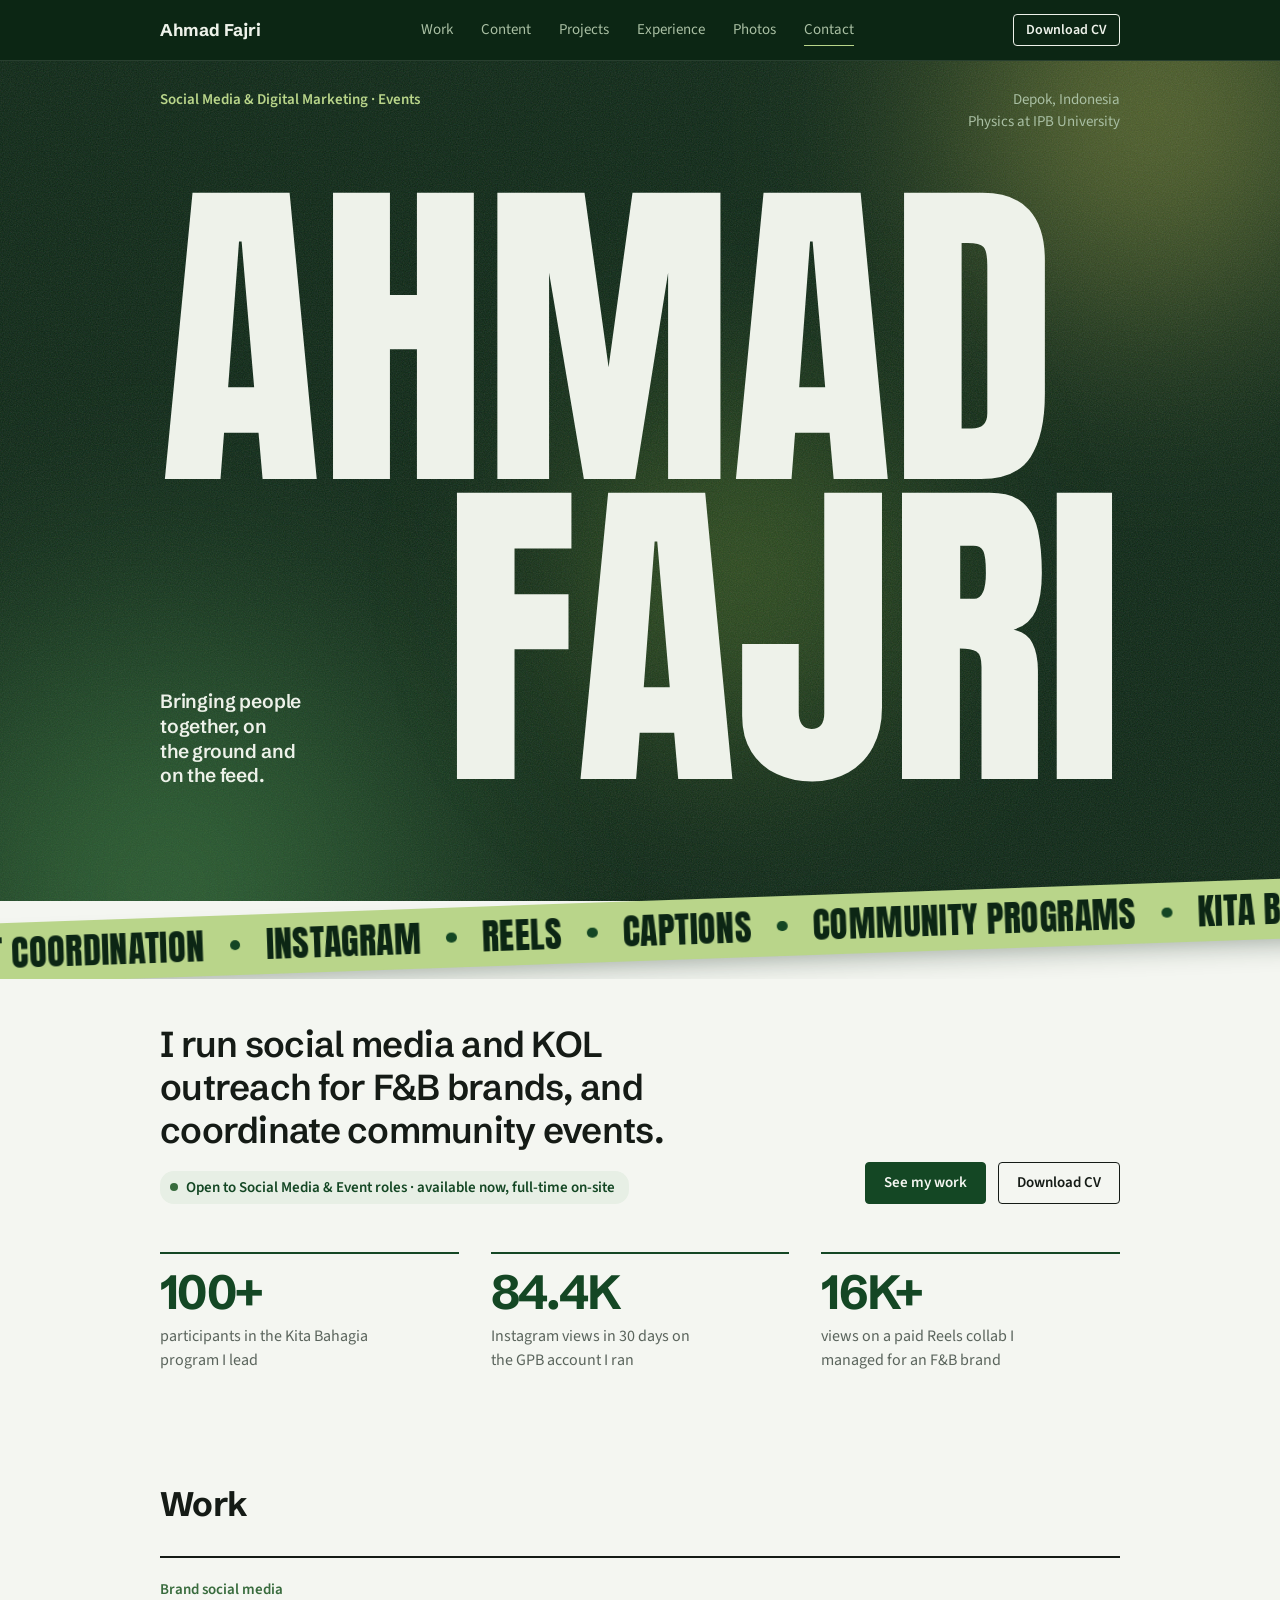
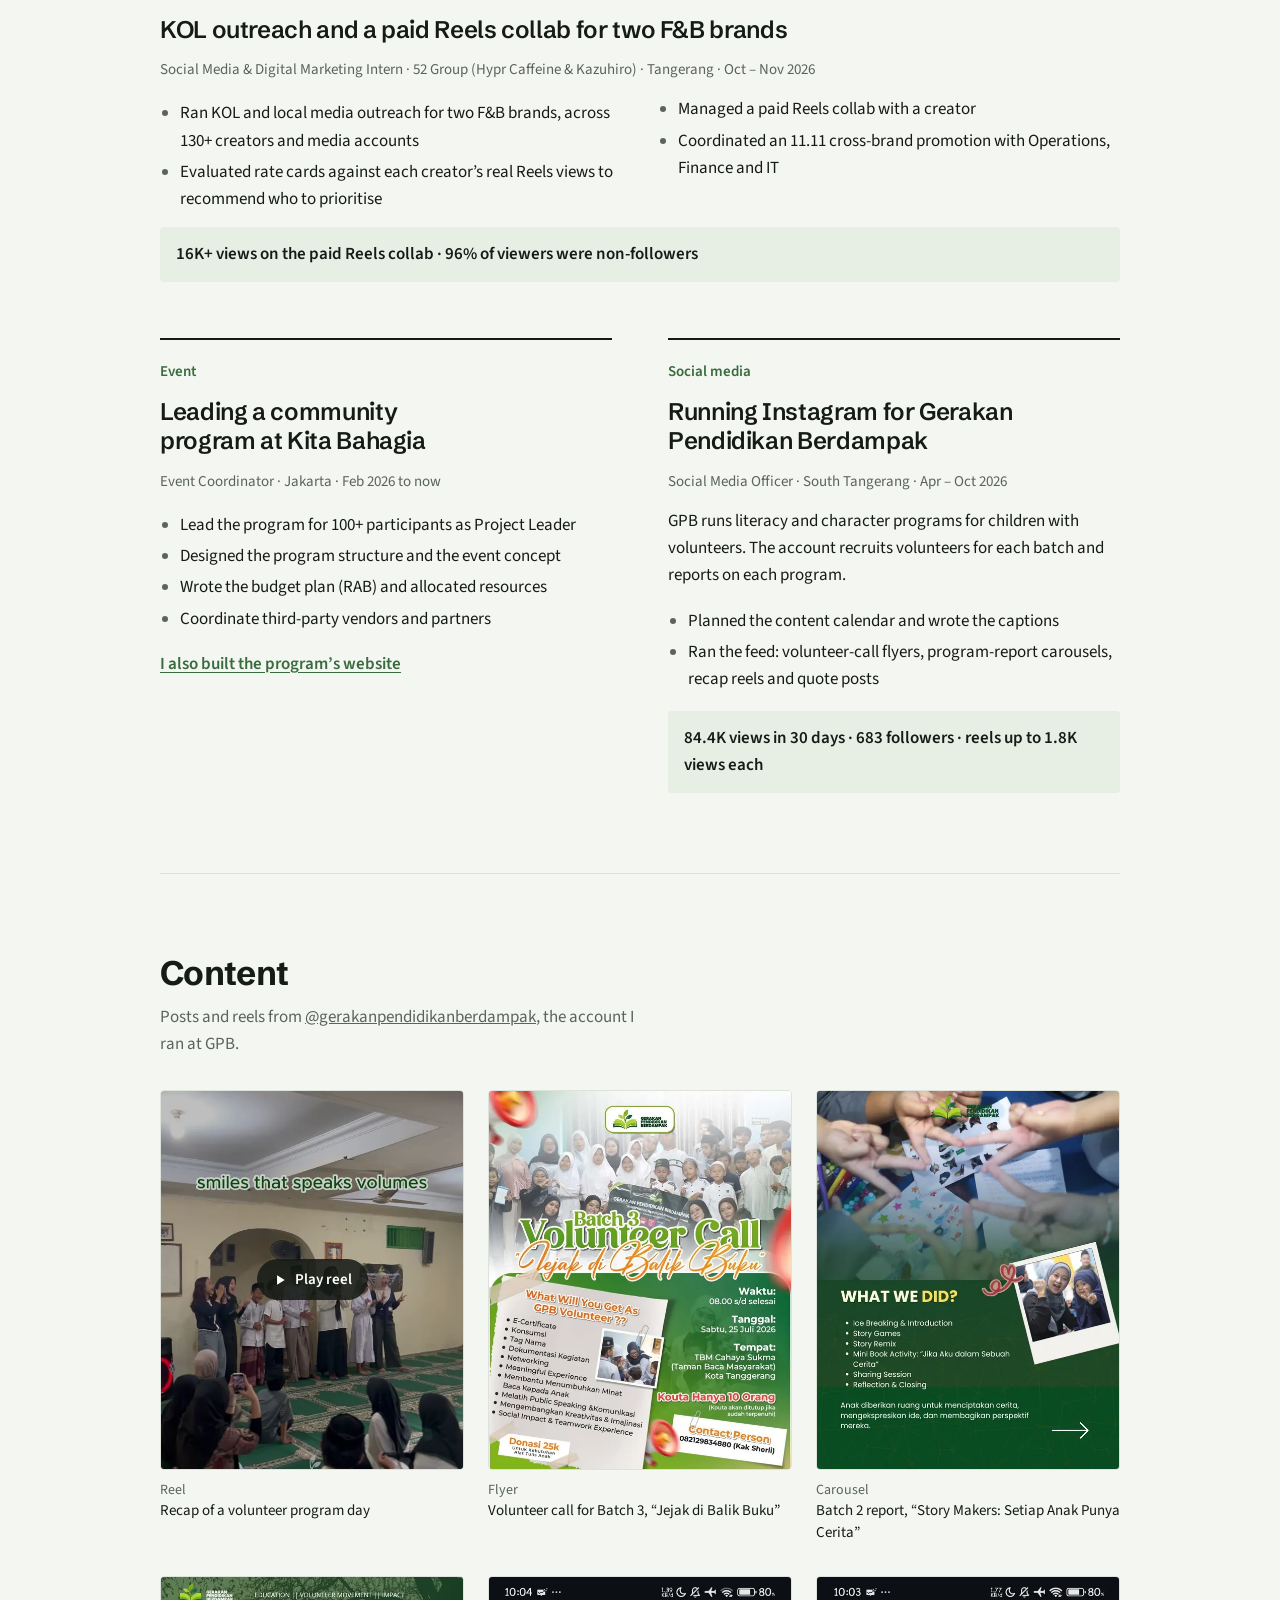
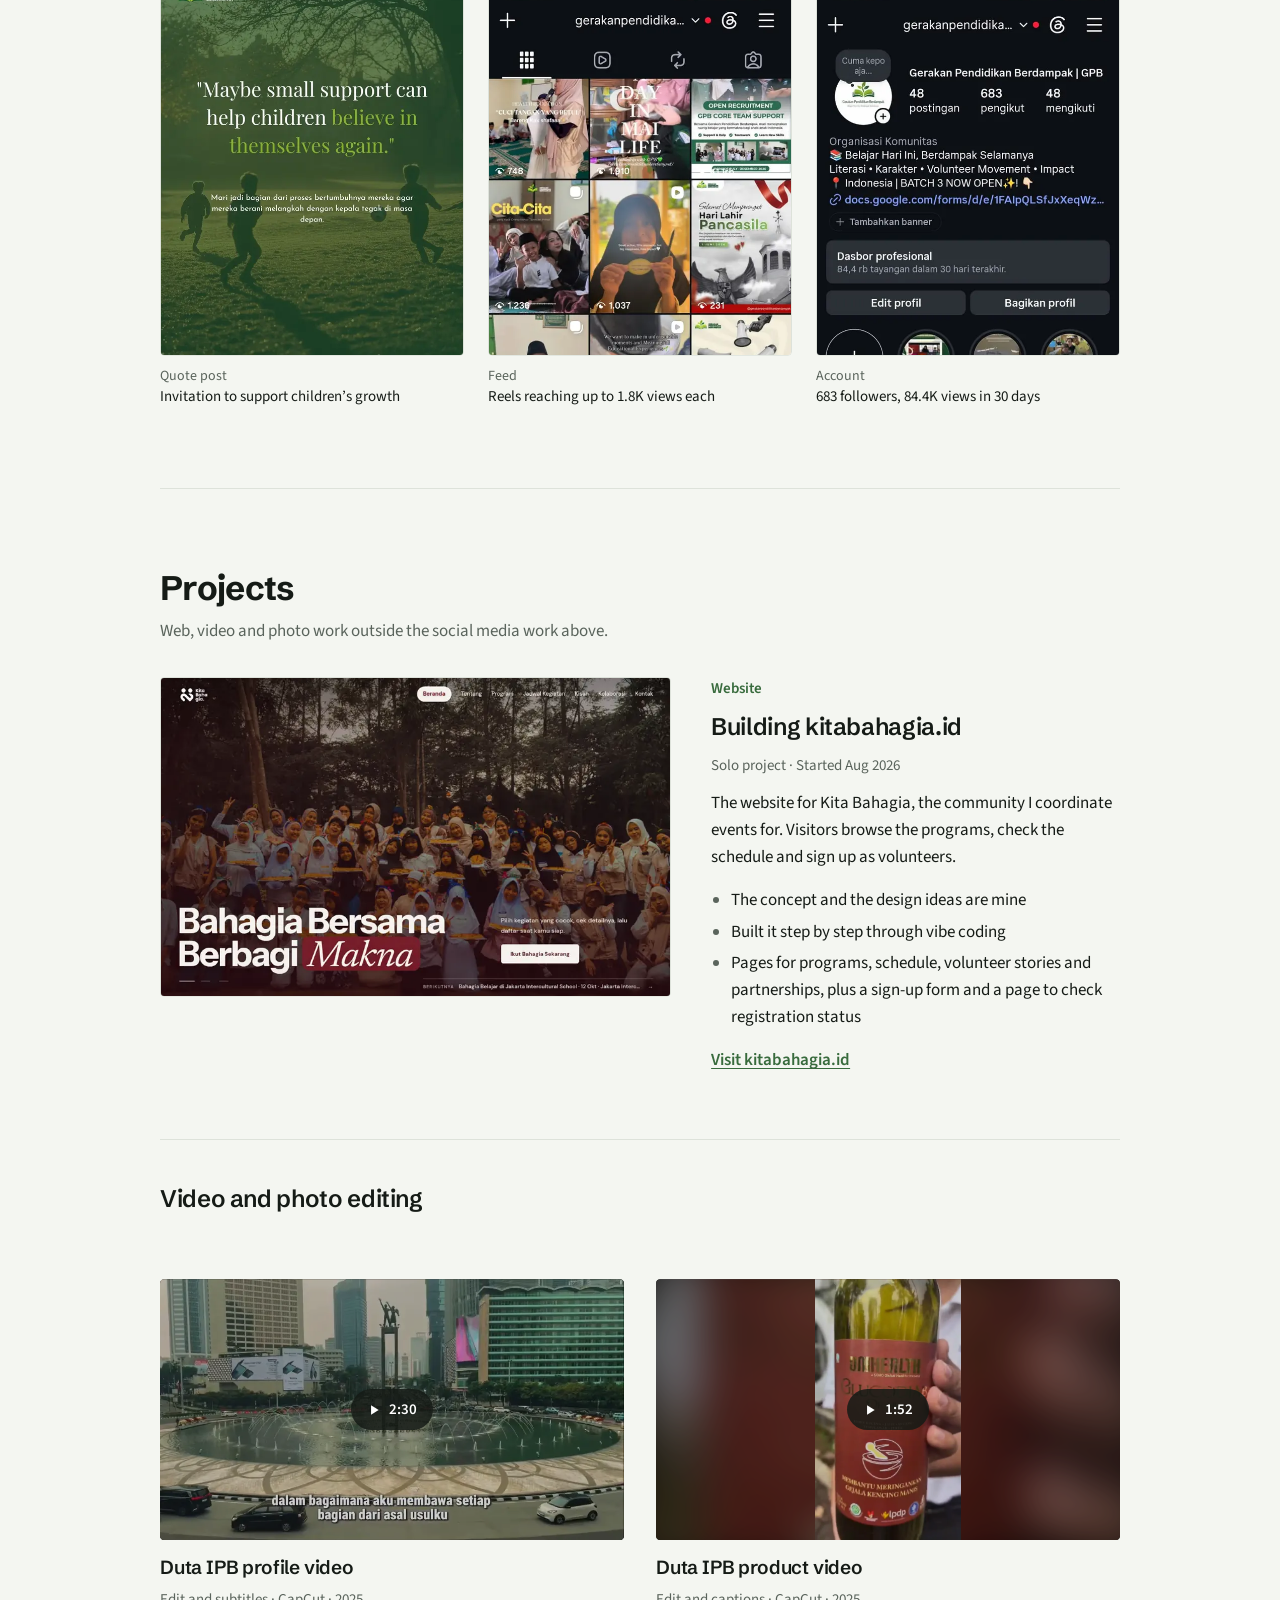
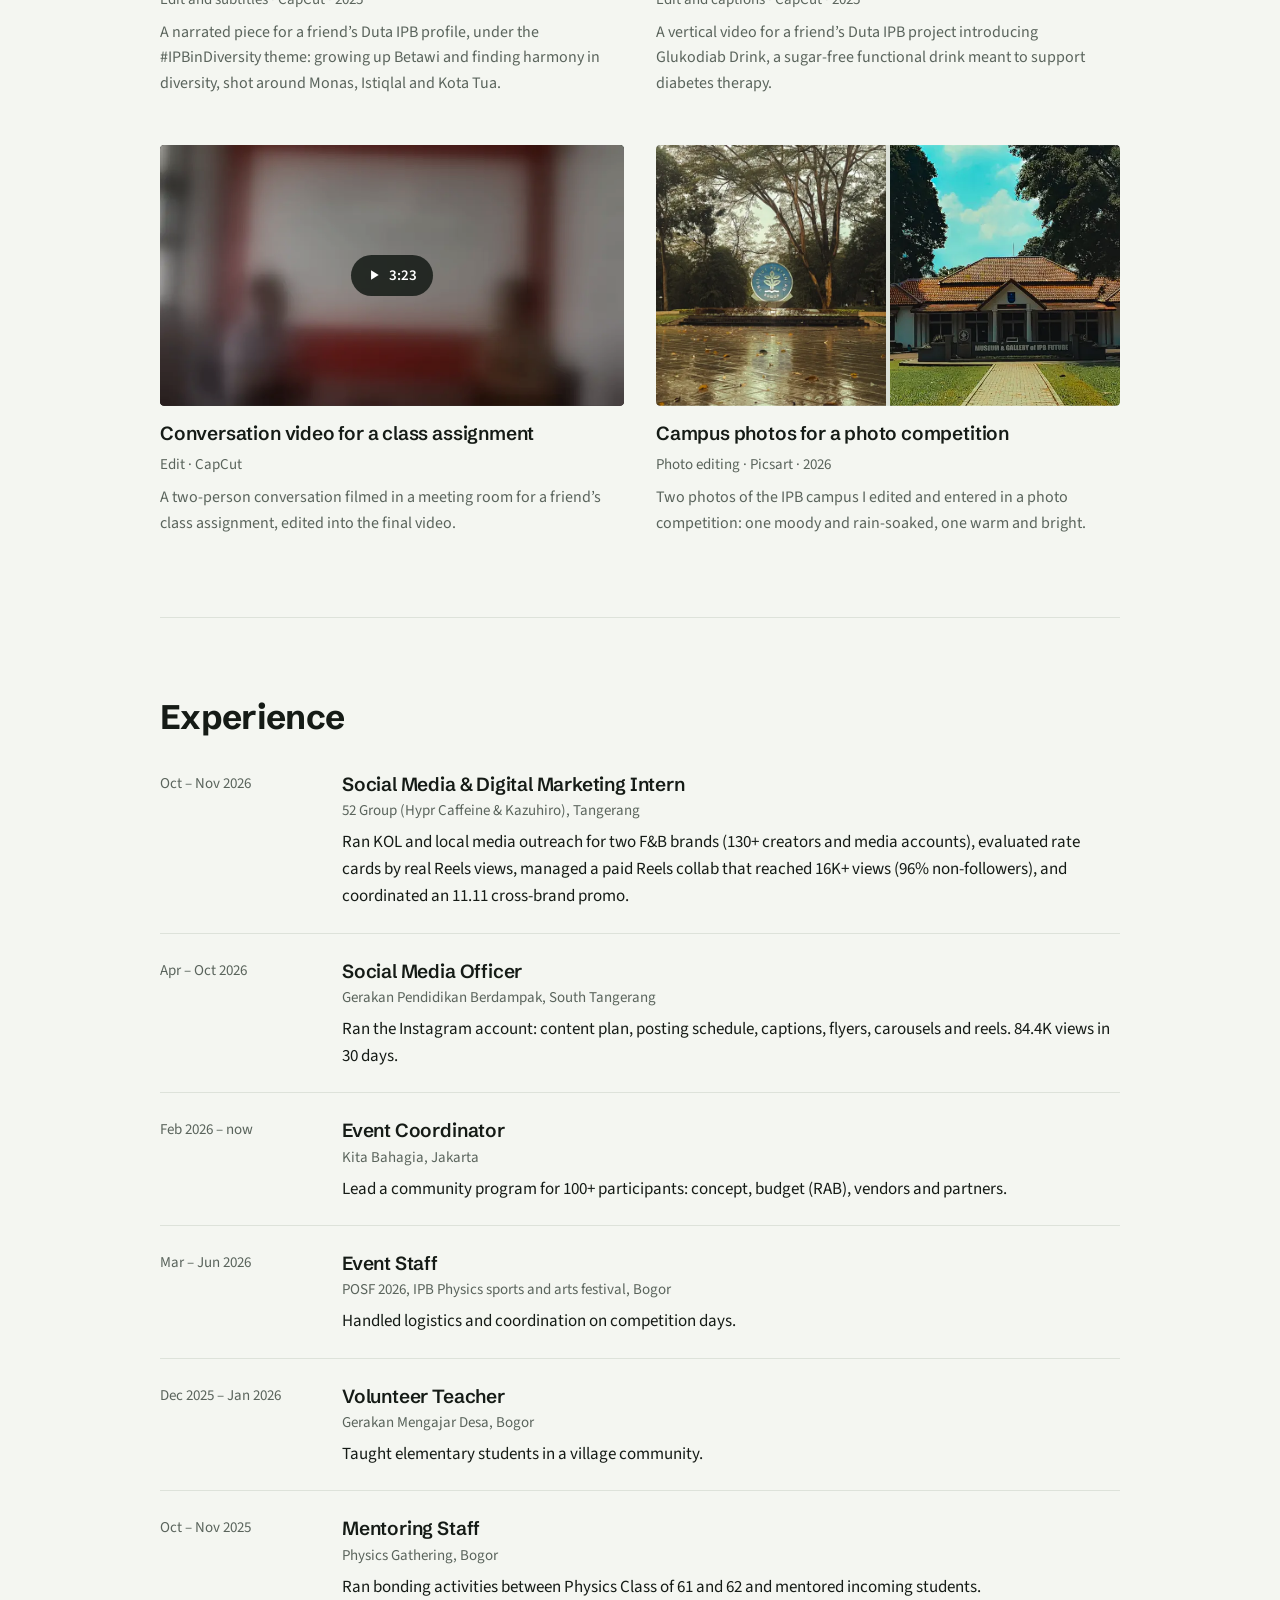
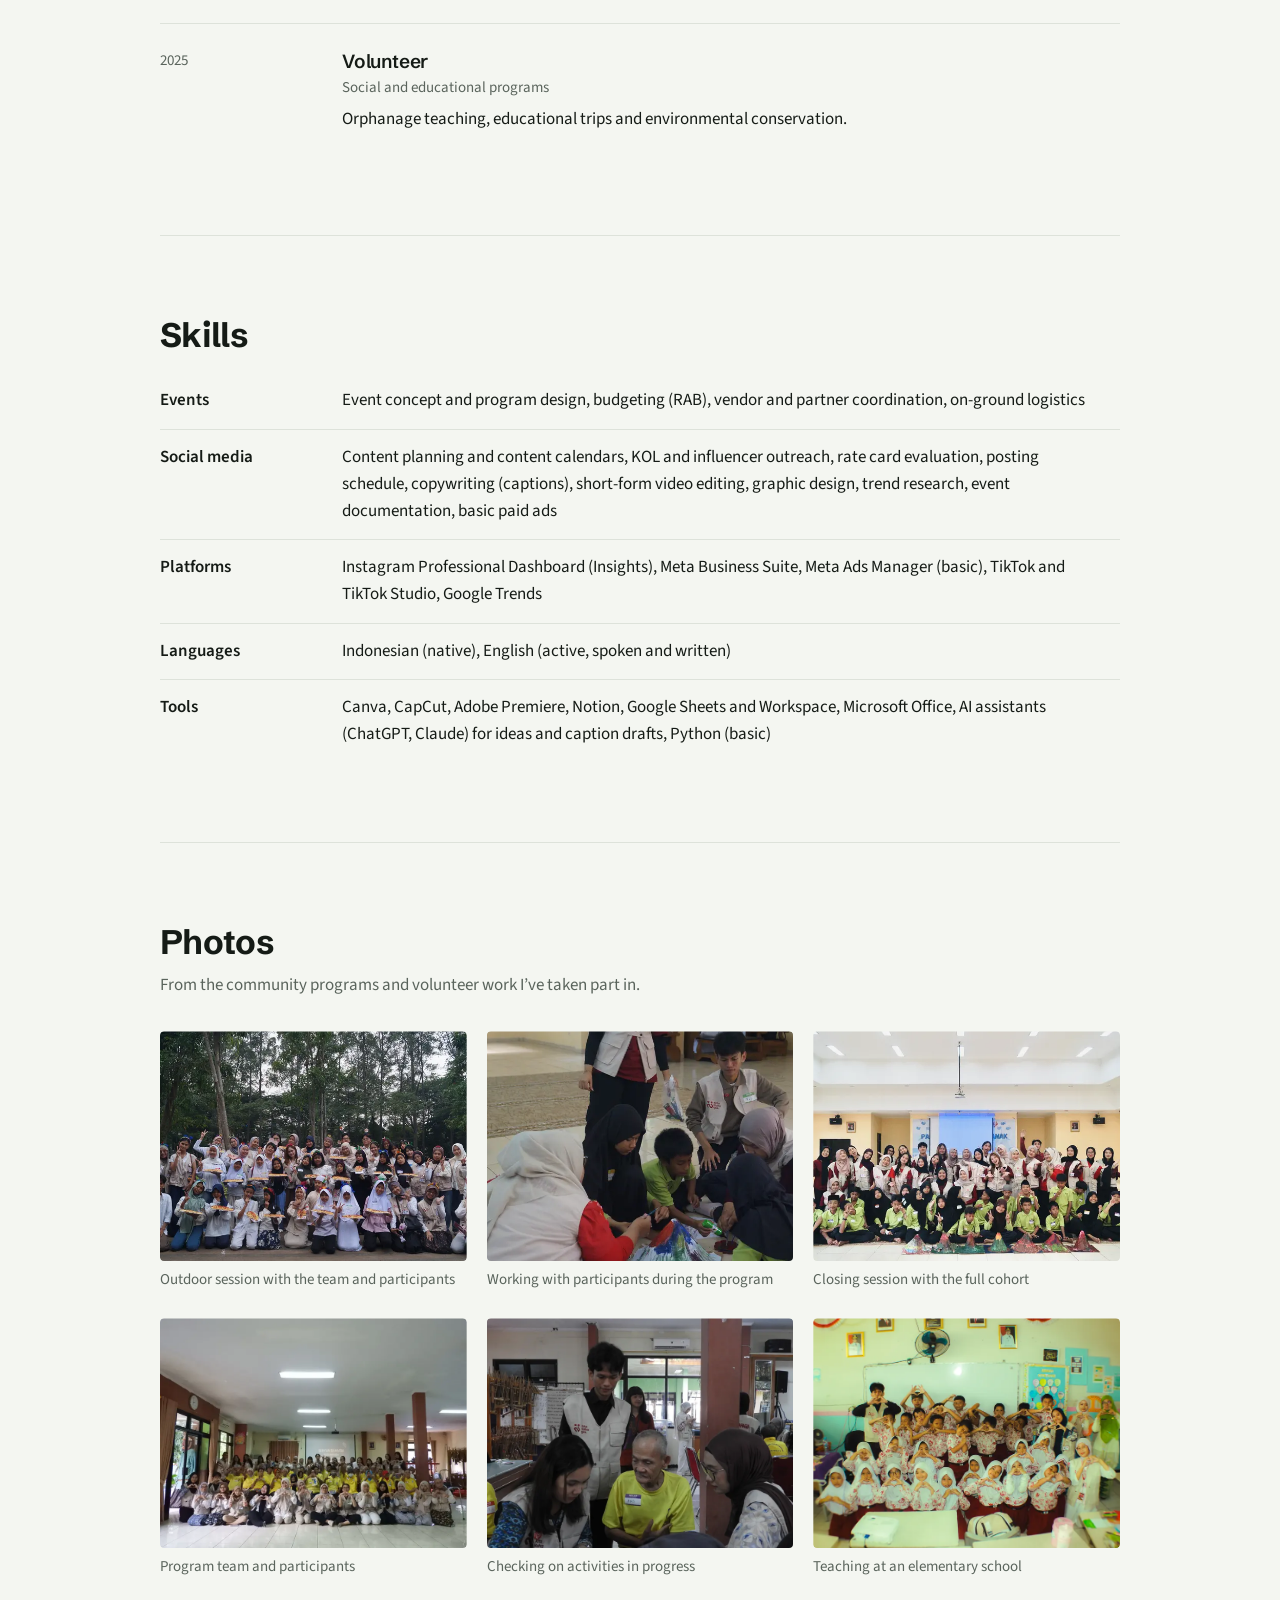
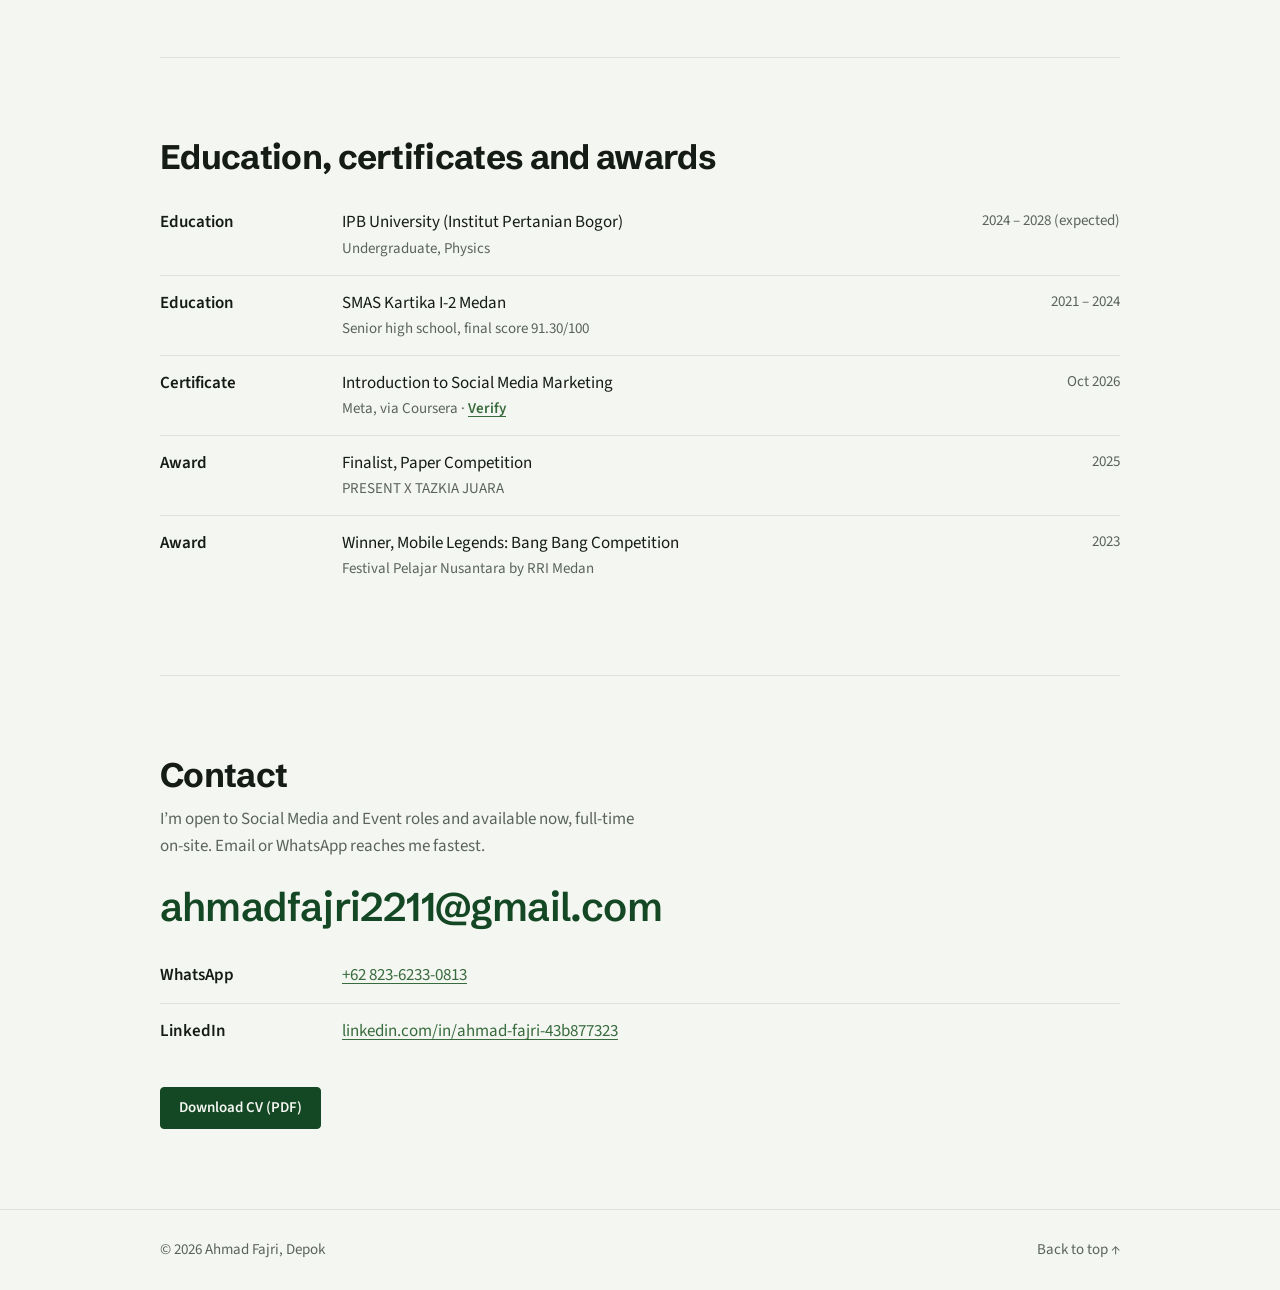
<file: index.html>
<!doctype html>
<html lang="en">
<head>
<meta charset="utf-8" />
<meta name="viewport" content="width=device-width,initial-scale=1" />
<title>Ahmad Fajri</title>
<meta name="description" content="Ahmad Fajri runs social media and KOL outreach for F&amp;B brands and coordinates community events. Former Social Media &amp; Digital Marketing Intern at 52 Group (Hypr Caffeine &amp; Kazuhiro). Physics student at IPB University." />
<meta property="og:title" content="Ahmad Fajri, Social Media and Event" />
<meta property="og:description" content="Social Media &amp; Digital Marketing Intern at 52 Group (a paid Reels collab with 16K+ views), Event Coordinator at Kita Bahagia (100+ participants). Open to Social Media and Event roles." />
<meta property="og:image" content="https://ahmadfajriportfolio.vercel.app/img/og-3.jpg" />
<meta property="og:image:width" content="1200" />
<meta property="og:image:height" content="630" />
<meta property="og:image:alt" content="Ahmad Fajri in large letters on a deep green background with soft light" />
<meta name="theme-color" content="#0c2614" />
<meta property="og:url" content="https://ahmadfajriportfolio.vercel.app/" />
<meta property="og:type" content="website" />
<meta name="twitter:card" content="summary_large_image" />
<link rel="icon" href="favicon.ico" sizes="48x48" />
<link rel="icon" href="favicon-32.png" type="image/png" sizes="32x32" />
<link rel="icon" href="favicon-192.png" type="image/png" sizes="192x192" />
<link rel="apple-touch-icon" href="apple-touch-icon.png" />
<link rel="preconnect" href="https://fonts.googleapis.com" />
<link rel="preconnect" href="https://fonts.gstatic.com" crossorigin />
<link href="https://fonts.googleapis.com/css2?family=Anton&family=Schibsted+Grotesk:wght@500;600;700&family=Source+Sans+3:wght@400;600&display=swap" rel="stylesheet" />
<script>if(matchMedia("(prefers-reduced-motion: no-preference)").matches)document.documentElement.classList.add("motion")</script>
<style>
  /* Layout: one 1040px column. The hero splits text and photo; every other section stacks. */
  :root{
    --bg:#f4f6f1; --surface:#ffffff; --ink:#151b16; --muted:#5a645c; --line:#dde2da;
    --leaf:#386b3d; --leaf-soft:#e7efe5;
    /* GPB panel colours, measured from the Instagram posts (design/gpb-dna.json) */
    --forest:#144724; --forest-text:#e9ede9; --sun:#e0d95f; --lime:#89af3f; --sage:#c3d2b9;
    --display:"Schibsted Grotesk",ui-sans-serif,system-ui,sans-serif;
    --body:"Source Sans 3",ui-sans-serif,system-ui,sans-serif;
  }
  *{box-sizing:border-box}
  html{scroll-behavior:smooth}
  @media(prefers-reduced-motion:reduce){html{scroll-behavior:auto}*{transition:none!important}}
  body{margin:0;background:var(--bg);color:var(--ink);font-family:var(--body);font-size:17px;line-height:1.6;-webkit-font-smoothing:antialiased}
  a{color:inherit}
  img{display:block;max-width:100%}
  h1,h2,h3{font-family:var(--display);text-wrap:balance;margin:0}
  p{margin:0;text-wrap:pretty}
  :focus-visible{outline:2px solid var(--leaf);outline-offset:3px}
  .container{max-width:1040px;margin:0 auto;padding-inline:20px}
  @media(min-width:640px){.container{padding-inline:40px}}
  [id]{scroll-margin-top:72px}

  /* Header */
  header{position:sticky;top:0;z-index:40;background:rgba(244,246,241,.92);backdrop-filter:blur(8px);border-bottom:1px solid var(--line)}
  .nav{display:flex;height:60px;align-items:center;justify-content:space-between;gap:24px}
  .brand{font-family:var(--display);font-weight:700;font-size:17px;text-decoration:none}
  .nav-links{display:none;gap:28px;font-size:15px}
  .nav-links a{text-decoration:none;color:var(--muted)}
  .nav-links a{position:relative;transition:color .2s;padding-block:4px}
  .nav-links a::after{content:"";position:absolute;left:0;right:0;bottom:0;height:1.5px;background:var(--leaf);transform:scaleX(0);transform-origin:right;transition:transform .35s cubic-bezier(.65,0,.15,1)}
  .nav-links a:hover::after,.nav-links a[aria-current="true"]::after{transform:scaleX(1);transform-origin:left}
  .on-hero .nav-links a::after{background:var(--lime-text)}
  .nav-links a:hover,.nav-links a[aria-current="true"]{color:var(--ink)}
  @media(min-width:800px){.nav-links{display:flex}}
  .btn{display:inline-flex;align-items:center;padding:11px 18px;font:600 15px/1.2 var(--body);border-radius:4px;text-decoration:none;border:1px solid var(--ink);cursor:pointer}
  .btn{transition:background-color .2s,border-color .2s,color .2s,transform .1s,translate .35s cubic-bezier(.34,1.56,.64,1)}
  .btn:active{transform:translateY(1px)}
  .btn-solid{background:var(--ink);color:var(--bg)}
  .btn-solid:hover{background:var(--leaf);border-color:var(--leaf)}
  .btn-line{background:transparent;color:var(--ink)}
  .btn-line:hover{border-color:var(--leaf);color:var(--leaf)}
  .btn-sm{padding:7px 12px;font-size:14px}
  .header-cta{display:none}
  @media(min-width:800px){.header-cta{display:inline-flex}}
  .menu-toggle{display:inline-flex;align-items:center;justify-content:center;width:40px;height:40px;margin-right:-8px;background:transparent;border:none;color:var(--ink);cursor:pointer}
  .menu-toggle svg{width:22px;height:22px}
  .menu-toggle .i-close,.menu-open .menu-toggle .i-open{display:none}
  .menu-open .menu-toggle .i-close{display:block}
  @media(min-width:800px){.menu-toggle{display:none}}
  .mobile-menu{display:none;padding-block:4px 20px;border-top:1px solid var(--line)}
  .menu-open .mobile-menu{display:block}
  @media(min-width:800px){.menu-open .mobile-menu{display:none}}
  .mobile-menu a:not(.btn){display:block;padding:12px 0;font-size:17px;text-decoration:none;border-bottom:1px solid var(--line)}
  .mobile-menu .btn{margin-top:16px}

  /* Sections */
  section{padding-block:56px;border-top:1px solid var(--line)}
  main > section:first-child{border-top:none}
  @media(min-width:640px){section{padding-block:80px}}
  .sec-title{font-size:28px;font-weight:700;letter-spacing:-0.02em;line-height:1.15}
  @media(min-width:640px){.sec-title{font-size:34px}}
  .sec-lead{margin-top:10px;max-width:62ch;color:var(--muted)}
  .sec-body{margin-top:32px}

  /* Hero: the name on a deep forest ground lit by slow ambient glows, with one line on what I do */
  :root{--deep:#0c2614;--cream:#eef2ea;--sage-text:#a9bfa3;--lime-text:#b9d58a;--cond:Anton,Impact,"Arial Narrow",sans-serif}
  .hero{position:relative;isolation:isolate;border-top:none;padding:0;background:var(--deep);color:var(--cream);overflow:hidden}
  .hero-wrap{position:relative;max-width:1040px;margin:0 auto;padding:24px 20px 40px;min-height:calc(100svh - 60px);display:flex;flex-direction:column}
  @media(min-width:640px){.hero-wrap{padding:28px 40px 56px}}
  .hero-meta{display:flex;justify-content:space-between;gap:16px;font-size:15px;line-height:1.45;position:relative;z-index:3}
  .hero-roles{font-weight:600;color:var(--lime-text)}
  .hero-where{text-align:right;color:var(--sage-text)}
  .hero-where .sep{display:none}
  @media(max-width:639px){.hero-meta{flex-direction:column;gap:2px}.hero-where{text-align:left}.hero-where br{display:none}.hero-where .sep{display:inline}}
  .name-block{position:relative;margin:auto 0}
  .name{position:relative;padding-block:4vh;font:400 clamp(92px,min(29vw,37vh),358px)/.9 var(--cond);letter-spacing:-.005em;text-transform:uppercase;color:var(--cream)}
  .name .line{display:block;position:relative;z-index:1;overflow:hidden}
  .name .line-2{text-align:right}
  /* Ambient light: slow-moving glows in leaf green and GPB sun yellow on the deep forest ground, under a fine grain */
  .ambient{position:absolute;inset:0;z-index:-1;overflow:hidden;pointer-events:none}
  .ambient::after{content:"";position:absolute;inset:0;opacity:.16;mix-blend-mode:overlay;
    background-image:url("data:image/svg+xml,%3Csvg xmlns='http://www.w3.org/2000/svg' width='180' height='180'%3E%3Cfilter id='n'%3E%3CfeTurbulence type='fractalNoise' baseFrequency='.85' numOctaves='3' stitchTiles='stitch'/%3E%3C/filter%3E%3Crect width='100%25' height='100%25' filter='url(%23n)'/%3E%3C/svg%3E")}
  .glow{position:absolute;border-radius:50%;filter:blur(80px)}
  .g1{width:62vmax;height:62vmax;left:-18vmax;bottom:-30vmax;background:radial-gradient(closest-side,rgba(56,107,61,.95),rgba(56,107,61,0))}
  .g2{width:48vmax;height:48vmax;right:-14vmax;top:-20vmax;background:radial-gradient(closest-side,rgba(224,217,95,.42),rgba(224,217,95,0))}
  .g3{width:40vmax;height:40vmax;left:38%;top:30%;background:radial-gradient(closest-side,rgba(137,175,63,.38),rgba(137,175,63,0))}
  .hero-values{position:relative;z-index:1;max-width:26ch;margin-top:20px;font:600 clamp(18px,1.5vw,20px)/1.3 var(--display);letter-spacing:-.01em;color:var(--cream);text-wrap:balance}
  @media(min-width:800px){.hero-values{position:absolute;left:0;bottom:4vh;margin:0;max-width:16ch}}

  /* Intro: what I do, availability, proof and the two actions, straight after the hero */
  .intro{border-top:none;padding-block:44px 8px}
  @media(min-width:640px){.intro{padding-block:64px 16px}}
  .intro-top{display:grid;gap:22px;align-items:end}
  @media(min-width:800px){.intro-top{grid-template-columns:1fr auto;gap:40px}}
  .hero-lead{max-width:30ch;font:600 clamp(24px,3.2vw,36px)/1.2 var(--display);letter-spacing:-.02em;text-wrap:balance}
  .status{display:inline-flex;align-items:flex-start;gap:8px;margin-top:18px;padding:6px 14px 6px 10px;background:var(--leaf-soft);border-radius:14px;font-size:15px;font-weight:600;line-height:1.4;color:var(--forest)}
  .status::before{content:"";flex:none;margin-top:6px;width:8px;height:8px;border-radius:50%;background:var(--leaf)}
  .hero-ctas{display:flex;flex-wrap:wrap;gap:12px}
  .btn-forest{background:var(--forest);border-color:var(--forest);color:var(--bg)}
  .btn-forest:hover{background:var(--leaf);border-color:var(--leaf)}
  .stats{margin-top:36px;display:grid;grid-template-columns:repeat(3,1fr);gap:12px}
  @media(min-width:640px){.stats{margin-top:48px;gap:32px}}
  .stat{display:grid;gap:8px;align-content:start;padding-top:14px;border-top:2px solid var(--forest)}
  .stat dt{font-family:var(--display);font-size:clamp(28px,7.5vw,48px);font-weight:700;letter-spacing:-0.035em;line-height:1;color:var(--forest)}
  .stat dd{margin:0;color:var(--muted);max-width:26ch;font-size:14px;line-height:1.4}
  @media(min-width:640px){.stat dd{font-size:16px;line-height:1.5}}

  /* Playful layer: scroll progress, the ticker, letter play, wipes, tilt, magnet buttons and a cursor that labels what you can do */
  .progress{position:absolute;left:0;right:0;bottom:-1px;height:3px;background:var(--lime);transform:scaleX(0);transform-origin:0 50%;pointer-events:none}
  .ticker{position:relative;z-index:2;overflow:hidden;margin-top:-34px;padding-block:34px 18px}
  .ticker-band{margin-inline:-4vw;padding-block:12px;background:var(--lime-text);color:var(--deep);transform:rotate(-2deg);box-shadow:0 14px 30px -14px rgba(12,38,20,.45)}
  .ticker-track{display:flex;width:max-content;font:400 clamp(22px,3vw,36px)/1 var(--cond);text-transform:uppercase;letter-spacing:.01em;will-change:transform}
  .ticker-track span{display:inline-flex;align-items:center;white-space:nowrap}
  .ticker-track span::after{content:"";width:.3em;height:.3em;margin-inline:.7em;border-radius:50%;background:var(--forest)}
  .intro{padding-top:28px}
  @media(min-width:640px){.intro{padding-top:44px}}
  .name .ch{display:inline-block}
  .name{cursor:default}
  .name.settled .line{overflow:visible}
  .to-top .up{display:inline-block;transition:transform .3s cubic-bezier(.34,1.56,.64,1)}
  .to-top:hover .up{transform:translateY(-4px)}
  .job h3{transition:color .2s,transform .35s cubic-bezier(.34,1.56,.64,1)}
  .job:hover h3{color:var(--leaf);transform:translateX(6px)}
  .contact-lead .ec{display:inline-block}
  .cursor{position:fixed;left:0;top:0;z-index:70;width:76px;height:76px;margin:-38px 0 0 -38px;display:grid;place-items:center;pointer-events:none;opacity:0;transition:opacity .25s}
  .cursor::before{content:"";position:absolute;inset:0;border-radius:50%;background:var(--lime-text);transform:scale(.16);transition:transform .35s cubic-bezier(.34,1.56,.64,1)}
  .cursor span{position:relative;font:600 13px/1 var(--body);color:var(--deep);opacity:0;transition:opacity .2s}
  .cursor.on{opacity:1}
  .cursor.is-link::before{transform:scale(.42)}
  .cursor.is-label::before{transform:scale(1)}
  .cursor.is-label span{opacity:1}
  @media(prefers-reduced-motion:no-preference){
    .motion .name .ch{animation:pop .95s cubic-bezier(.34,1.56,.64,1) both;animation-delay:calc(.1s + var(--i) * .055s)}
    .motion .name.settled .ch{animation:none}
    .motion .name.settled .ch.jump{animation:jump .65s cubic-bezier(.34,1.56,.64,1) both}
    .motion .g3{transition:translate 1.8s cubic-bezier(.2,.7,.2,1)}
    .motion .sec-title[data-reveal]{opacity:1;transform:none}
    .motion .tw{display:inline-block;overflow:hidden;vertical-align:top;padding-bottom:.1em;margin-bottom:-.1em}
    .motion .tw > span{display:inline-block;transform:translateY(115%) rotate(7deg);transform-origin:0 100%;transition:transform .85s cubic-bezier(.34,1.35,.64,1) calc(var(--wi) * .07s)}
    .motion .sec-title.in .tw > span{transform:none}
    .motion .sample[data-reveal] .sample-media,.motion .clip[data-reveal] .clip-media,.motion .project[data-reveal] .project-shot,.motion .g-item[data-reveal] .g-tile{clip-path:inset(100% 0 0 0 round 4px);transition:clip-path 1s cubic-bezier(.65,0,.15,1) calc(var(--d,0s) + .12s)}
    .motion .sample.in .sample-media,.motion .clip.in .clip-media,.motion .project.in .project-shot,.motion .g-item.in .g-tile{clip-path:inset(0 0 0 0 round 4px)}
    .motion .g-item[data-reveal]{transform:translateY(40px) rotate(var(--rot,0deg))}
    .motion .job[data-reveal]{transform:translateX(-28px)}
    .motion .g-item.in,.motion .job.in{transform:none}
    .motion .stat dt.pop{animation:statpop .5s cubic-bezier(.34,1.56,.64,1)}
    .motion .contact-lead:hover .ec{animation:wave .55s ease-in-out both;animation-delay:calc(var(--i) * 18ms)}
  }
  @keyframes pop{from{transform:translateY(110%) rotate(10deg)}to{transform:none}}
  @keyframes jump{0%{transform:none}35%{transform:translateY(-16%) rotate(-6deg)}70%{transform:translateY(3%) rotate(2deg)}100%{transform:none}}
  @keyframes statpop{50%{transform:scale(1.12)}}
  @keyframes wave{50%{transform:translateY(-.2em)}}
  .stat dt{transform-origin:0 70%}

  /* Header turns deep forest while the hero is on screen */
  header{transition:background-color .3s,border-color .3s,color .3s}
  .on-hero header{background:var(--deep);border-color:rgba(238,242,234,.12);color:var(--cream)}
  .on-hero .nav-links a{color:var(--sage-text)}
  .on-hero .nav-links a:hover{color:var(--cream)}
  .on-hero .header-cta{border-color:var(--cream);color:var(--cream)}
  .on-hero .header-cta:hover{background:var(--cream);color:var(--deep)}
  .on-hero .menu-toggle{color:var(--cream)}

  /* Motion. Only runs when JS is on and the visitor hasn't asked for reduced motion */
  @media(prefers-reduced-motion:no-preference){
    .motion .g1{animation:drift1 34s ease-in-out infinite alternate}
    .motion .g2{animation:drift2 41s ease-in-out infinite alternate}
    .motion .g3{animation:drift3 29s ease-in-out infinite alternate}
    .motion .hero-values{animation:fade .9s ease-out .55s both}
    .motion .hero-meta{animation:fade .9s ease-out .2s both}
    .motion [data-reveal]{opacity:0;transform:translateY(18px);transition:opacity .7s ease-out,transform .7s cubic-bezier(.2,.7,.2,1);transition-delay:var(--d,0s)}
    .motion [data-reveal].in{opacity:1;transform:none}
  }
  @keyframes drift1{to{transform:translate(14vmax,-8vmax) scale(1.12)}}
  @keyframes drift2{to{transform:translate(-12vmax,10vmax) scale(.9)}}
  @keyframes drift3{to{transform:translate(-16vmax,-6vmax) scale(1.2)}}
  @keyframes fade{from{opacity:0;transform:translateY(12px)}to{opacity:1;transform:none}}

  /* Work */
  .cases{display:grid;gap:40px}
  @media(min-width:800px){.cases{grid-template-columns:1fr 1fr;gap:56px}}
  .case{border-top:2px solid var(--ink);padding-top:20px;display:grid;gap:14px;align-content:start}
  .case-tag{font-size:15px;font-weight:600;color:var(--leaf)}
  .case h3{font-size:24px;font-weight:600;letter-spacing:-0.015em;line-height:1.2}
  .case-meta{color:var(--muted);font-size:15px}
  @media(min-width:800px){.case-wide{grid-column:1/-1}.case-wide .list{columns:2;column-gap:56px}.case-wide .list li{break-inside:avoid}}
  .case-result{padding:14px 16px;background:var(--leaf-soft);border-radius:4px;font-weight:600}
  ul.list{margin:0;padding-left:20px}
  ul.list li{margin:4px 0}
  ul.list li::marker{color:var(--muted)}

  /* Content samples */
  .samples{display:grid;grid-template-columns:repeat(2,1fr);gap:20px 16px}
  @media(min-width:800px){.samples{grid-template-columns:repeat(3,1fr);gap:32px 24px}}
  .sample{margin:0;min-width:0}
  .sample-media{position:relative;display:block;width:100%;aspect-ratio:4/5;padding:0;border:1px solid var(--line);border-radius:4px;overflow:hidden;background:var(--surface);cursor:zoom-in}
  .sample-media img,.sample-media video{width:100%;height:100%;object-fit:cover}
  .sample-media.top img{object-position:top}
  .sample-media:hover{border-color:var(--leaf)}
  .reel{background:#000;cursor:default}
  .play{position:absolute;inset:0;display:flex;align-items:center;justify-content:center;background:rgba(0,0,0,.18);border:none;cursor:pointer;color:#fff}
  .play span{display:flex;align-items:center;gap:8px;padding:10px 16px;background:rgba(21,27,22,.85);border-radius:999px;font:600 15px var(--body)}
  .play svg{width:14px;height:14px}
  .reel.playing .play{display:none}
  .sample figcaption{margin-top:10px;font-size:15px;line-height:1.45}
  .fmt{display:block;color:var(--muted);font-size:14px}

  /* Projects: wide screenshot beside the write-up */
  .project{display:grid;gap:20px;align-items:start}
  @media(min-width:800px){.project{grid-template-columns:1.25fr 1fr;gap:40px}}
  .project-shot{display:block;aspect-ratio:16/10;border:1px solid var(--line);border-radius:4px;overflow:hidden;background:var(--line)}
  .project-shot img{width:100%;height:100%;object-fit:cover;object-position:top}
  .project-shot:hover{border-color:var(--leaf)}
  .project-body{display:grid;gap:12px;align-content:start}
  .project-body h3{font-size:24px;font-weight:600;letter-spacing:-0.015em;line-height:1.2}
  .clips-head{margin-top:64px;padding-top:40px;border-top:1px solid var(--line)}
  .clips-head h3{font-size:24px;font-weight:600;letter-spacing:-0.015em}
  .clips-head .sec-lead{margin-top:6px}
  .clips{margin-top:28px;display:grid;gap:40px}
  @media(min-width:700px){.clips{grid-template-columns:1fr 1fr;gap:48px 32px}}
  .clip{display:grid;gap:8px;align-content:start;min-width:0}
  .clip h4{margin:8px 0 0;font:600 19px/1.25 var(--display);letter-spacing:-0.01em;text-wrap:balance}
  .clip p:last-child{color:var(--muted);font-size:16px}
  .clip-media{position:relative;aspect-ratio:16/9;border-radius:4px;overflow:hidden;background:#000}
  .clip-media video{position:relative;width:100%;height:100%;object-fit:contain}
  /* Vertical clip: the 9:16 video sits in the 16:9 frame over a blurred copy of its poster */
  .clip-media.tall::before{content:"";position:absolute;inset:-24px;background:var(--poster) center/cover;filter:blur(22px) brightness(.55)}
  .clip-media.pair{display:grid;grid-template-columns:1fr 1fr;gap:4px;background:var(--line)}
  .pair button{padding:0;border:none;background:none;cursor:zoom-in;overflow:hidden}
  .pair img{width:100%;height:100%;object-fit:cover;transition:transform .4s}
  .pair button:hover img{transform:scale(1.04)}
  .text-link{transition:color .2s;color:var(--leaf);font-weight:600;text-decoration:underline;text-underline-offset:3px}

  /* Experience */
  .jobs{display:grid}
  .job{display:grid;gap:4px 32px;padding-block:22px;border-bottom:1px solid var(--line)}
  .job:first-child{padding-top:0}
  .job:last-child,.row:last-child{border-bottom:none}
  @media(min-width:640px){.job{grid-template-columns:150px 1fr}}
  .job-when{color:var(--muted);font-size:15px;font-variant-numeric:tabular-nums;padding-top:3px}
  .job h3{font-size:19px;font-weight:600;letter-spacing:-0.01em}
  .job-org{color:var(--muted);font-size:15px}
  .job p.desc{margin-top:6px}

  /* Skills, education, contact rows */
  .rows{margin-inline:0;margin-bottom:0;display:grid}
  .row{display:grid;gap:2px 32px;padding-block:14px;border-bottom:1px solid var(--line)}
  .row:first-child{padding-top:0}
  @media(min-width:640px){.row{grid-template-columns:150px 1fr auto}}
  .row dt,.row .k{font-weight:600}
  .row dd{margin:0}
  .row .when{color:var(--muted);font-size:15px;font-variant-numeric:tabular-nums}
  .row .sub{color:var(--muted);font-size:15px}

  /* Photos */
  .gallery{display:grid;grid-template-columns:repeat(2,1fr);gap:20px 12px}
  @media(min-width:800px){.gallery{grid-template-columns:repeat(3,1fr);gap:28px 20px}}
  .g-item{margin:0;min-width:0}
  .g-tile{display:block;width:100%;aspect-ratio:4/3;padding:0;border:none;border-radius:4px;overflow:hidden;background:var(--line);cursor:zoom-in}
  .g-tile img{width:100%;height:100%;object-fit:cover;transition:transform .4s}
  .g-tile:hover img{transform:scale(1.03)}
  .g-item figcaption{margin-top:8px;font-size:15px;color:var(--muted);line-height:1.4}

  /* Contact */
  .contact-rows a{color:var(--leaf);text-decoration:underline;text-underline-offset:3px;word-break:break-word}
  .contact .btn{margin-top:28px}
  .contact-lead{display:inline-block;margin-top:24px;font:600 clamp(22px,5.4vw,40px)/1.15 var(--display);letter-spacing:-0.02em;color:var(--forest);text-decoration:underline;text-decoration-thickness:2px;text-underline-offset:6px;word-break:break-word;transition:color .2s}
  .contact-lead:hover{color:var(--leaf)}

  /* Lightbox */
  .lb{position:fixed;inset:0;z-index:50;background:rgba(10,14,11,.95);display:none;align-items:center;justify-content:center;padding:16px}
  .lb.open{display:flex}
  .lb-figure{max-width:1100px;max-height:100%;display:flex;flex-direction:column;gap:14px;align-items:center;margin:0}
  .lb img{max-height:78vh;max-width:100%;width:auto;object-fit:contain}
  .lb-cap{width:100%;display:flex;justify-content:space-between;gap:24px;font-size:15px;color:rgba(255,255,255,.85)}
  .lb-btn{position:absolute;display:flex;align-items:center;justify-content:center;background:rgba(255,255,255,.08);color:#fff;border:1px solid rgba(255,255,255,.3);border-radius:4px;cursor:pointer}
  .lb-btn:hover{background:#fff;color:var(--ink)}
  .lb-btn svg{width:18px;height:18px}
  .lb-close{top:16px;right:16px;width:40px;height:40px}
  .lb-prev,.lb-next{top:50%;transform:translateY(-50%);width:44px;height:44px}
  .lb-prev{left:12px}
  .lb-next{right:12px}

  /* Footer */
  footer{border-top:1px solid var(--line)}
  .foot{display:flex;flex-wrap:wrap;justify-content:space-between;gap:12px;padding-block:28px;font-size:15px;color:var(--muted)}
  .foot a{text-decoration:none}
  .foot a:hover{color:var(--ink)}
</style>
</head>
<body id="top">

<header>
  <div class="container nav">
    <a href="#top" class="brand">Ahmad Fajri</a>
    <nav class="nav-links" aria-label="Sections">
      <a href="#work">Work</a>
      <a href="#content">Content</a>
      <a href="#projects">Projects</a>
      <a href="#experience">Experience</a>
      <a href="#photos">Photos</a>
      <a href="#contact">Contact</a>
    </nav>
    <a href="resume.pdf" download="CV_Ahmad_Fajri.pdf" class="btn btn-line btn-sm header-cta">Download CV</a>
    <button type="button" class="menu-toggle" id="menuToggle" aria-label="Open menu" aria-expanded="false" aria-controls="mobileMenu">
      <svg class="i-open" viewBox="0 0 24 24" fill="none" stroke="currentColor" stroke-width="1.6" aria-hidden="true"><path d="M3 7h18M3 12h18M3 17h18"/></svg>
      <svg class="i-close" viewBox="0 0 24 24" fill="none" stroke="currentColor" stroke-width="1.6" aria-hidden="true"><path d="M6 6l12 12M18 6L6 18"/></svg>
    </button>
  </div>
  <nav class="container mobile-menu" id="mobileMenu" aria-label="Sections">
    <a href="#work">Work</a>
    <a href="#content">Content</a>
    <a href="#projects">Projects</a>
    <a href="#experience">Experience</a>
    <a href="#photos">Photos</a>
    <a href="#contact">Contact</a>
    <a href="resume.pdf" download="CV_Ahmad_Fajri.pdf" class="btn btn-solid">Download CV</a>
  </nav>
  <div class="progress" aria-hidden="true"></div>
</header>

<section class="hero">
  <div class="ambient" aria-hidden="true"><span class="glow g1"></span><span class="glow g2"></span><span class="glow g3"></span></div>
  <div class="hero-wrap">
    <div class="hero-meta">
      <p class="hero-roles">Social Media &amp; Digital Marketing · Events</p>
      <p class="hero-where">Depok, Indonesia<br /><span class="sep"> · </span>Physics at IPB University</p>
    </div>
    <div class="name-block">
    <h1 class="name" aria-label="Ahmad Fajri">
      <span class="line"><span class="word"><span class="ch" style="--i:0">A</span><span class="ch" style="--i:1">h</span><span class="ch" style="--i:2">m</span><span class="ch" style="--i:3">a</span><span class="ch" style="--i:4">d</span></span></span>
      <span class="line line-2"><span class="word"><span class="ch" style="--i:5">F</span><span class="ch" style="--i:6">a</span><span class="ch" style="--i:7">j</span><span class="ch" style="--i:8">r</span><span class="ch" style="--i:9">i</span></span></span>
    </h1>
    <p class="hero-values">Bringing people together, on the ground and on the feed.</p>
    </div>
  </div>
</section>

<div class="ticker" aria-hidden="true"><div class="ticker-band"><div class="ticker-track"><span>Event coordination</span><span>Instagram</span><span>Reels</span><span>Captions</span><span>Community programs</span><span>Kita Bahagia</span><span>GPB</span><span>Depok</span></div></div></div>

<div class="container">
  <section class="intro">
    <div class="intro-top">
      <div>
        <p class="hero-lead">I run social media and KOL outreach for F&amp;B brands, and coordinate community events.</p>
        <p class="status">Open to Social Media &amp; Event roles · available now, full-time on-site</p>
      </div>
      <div class="hero-ctas">
        <a href="#work" class="btn btn-forest">See my work</a>
        <a href="resume.pdf" download="CV_Ahmad_Fajri.pdf" class="btn btn-line">Download CV</a>
      </div>
    </div>
    <dl class="stats">
      <div class="stat"><dt data-count="100" data-suffix="+">100+</dt><dd>participants in the Kita Bahagia program I lead</dd></div>
      <div class="stat"><dt data-count="84.4" data-suffix="K">84.4K</dt><dd>Instagram views in 30 days on the GPB account I ran</dd></div>
      <div class="stat"><dt data-count="16" data-suffix="K+">16K+</dt><dd>views on a paid Reels collab I managed for an F&amp;B brand</dd></div>
    </dl>
  </section>
</div>

<main class="container">

  <section id="work">
    <h2 class="sec-title">Work</h2>
    <div class="sec-body cases">
      <article class="case case-wide">
        <p class="case-tag">Brand social media</p>
        <h3>KOL outreach and a paid Reels collab for two F&amp;B brands</h3>
        <p class="case-meta">Social Media &amp; Digital Marketing Intern · 52 Group (Hypr Caffeine &amp; Kazuhiro) · Tangerang · Oct – Nov 2026</p>
        <ul class="list">
          <li>Ran KOL and local media outreach for two F&amp;B brands, across 130+ creators and media accounts</li>
          <li>Evaluated rate cards against each creator&rsquo;s real Reels views to recommend who to prioritise</li>
          <li>Managed a paid Reels collab with a creator</li>
          <li>Coordinated an 11.11 cross-brand promotion with Operations, Finance and IT</li>
        </ul>
        <p class="case-result">16K+ views on the paid Reels collab · 96% of viewers were non-followers</p>
      </article>
      <article class="case">
        <p class="case-tag">Event</p>
        <h3>Leading a community program at Kita Bahagia</h3>
        <p class="case-meta">Event Coordinator · Jakarta · Feb 2026 to now</p>
        <ul class="list">
          <li>Lead the program for 100+ participants as Project Leader</li>
          <li>Designed the program structure and the event concept</li>
          <li>Wrote the budget plan (RAB) and allocated resources</li>
          <li>Coordinate third-party vendors and partners</li>
        </ul>
        <p><a class="text-link" href="#projects">I also built the program&rsquo;s website</a></p>
      </article>
      <article class="case">
        <p class="case-tag">Social media</p>
        <h3>Running Instagram for Gerakan Pendidikan Berdampak</h3>
        <p class="case-meta">Social Media Officer · South Tangerang · Apr – Oct 2026</p>
        <p>GPB runs literacy and character programs for children with volunteers. The account recruits volunteers for each batch and reports on each program.</p>
        <ul class="list">
          <li>Planned the content calendar and wrote the captions</li>
          <li>Ran the feed: volunteer-call flyers, program-report carousels, recap reels and quote posts</li>
        </ul>
        <p class="case-result">84.4K views in 30 days · 683 followers · reels up to 1.8K views each</p>
      </article>
    </div>
  </section>

  <section id="content">
    <h2 class="sec-title">Content</h2>
    <p class="sec-lead">Posts and reels from <a href="https://www.instagram.com/gerakanpendidikanberdampak/" target="_blank" rel="noreferrer">@gerakanpendidikanberdampak</a>, the account I ran at GPB.</p>
    <div class="sec-body samples">
      <figure class="sample">
        <div class="sample-media reel" id="reel">
          <video preload="none" playsinline poster="img/content/recap-reel-poster.webp" aria-label="Recap reel from a GPB volunteer program">
            <source src="img/content/recap-reel.mp4" type="video/mp4" />
            <source src="img/content/recap-reel.webm" type="video/webm" />
          </video>
          <button type="button" class="play" id="reelPlay" aria-label="Play recap reel"><span><svg viewBox="0 0 24 24" fill="currentColor" aria-hidden="true"><path d="M7 4l13 8-13 8z"/></svg>Play reel</span></button>
        </div>
        <figcaption><span class="fmt">Reel</span>Recap of a volunteer program day</figcaption>
      </figure>
      <figure class="sample">
        <button type="button" class="sample-media" data-content="0" aria-label="Open volunteer-call flyer">
          <img src="img/content/volunteer-call-thumb.webp" alt="Volunteer-call flyer for GPB Batch 3, Jejak di Balik Buku" loading="lazy" />
        </button>
        <figcaption><span class="fmt">Flyer</span>Volunteer call for Batch 3, &ldquo;Jejak di Balik Buku&rdquo;</figcaption>
      </figure>
      <figure class="sample">
        <button type="button" class="sample-media" data-content="1" aria-label="Open Batch 2 report carousel">
          <img src="img/content/batch2-report-thumb.webp" alt="Batch 2 program report, Story Makers" loading="lazy" />
        </button>
        <figcaption><span class="fmt">Carousel</span>Batch 2 report, &ldquo;Story Makers: Setiap Anak Punya Cerita&rdquo;</figcaption>
      </figure>
      <figure class="sample">
        <button type="button" class="sample-media" data-content="2" aria-label="Open quote post">
          <img src="img/content/soft-news-thumb.webp" alt="Quote post about supporting children" loading="lazy" />
        </button>
        <figcaption><span class="fmt">Quote post</span>Invitation to support children&rsquo;s growth</figcaption>
      </figure>
      <figure class="sample">
        <button type="button" class="sample-media top" data-content="3" aria-label="Open feed screenshot">
          <img src="img/content/feed-grid-thumb.webp" alt="GPB Instagram feed with reel view counts" loading="lazy" />
        </button>
        <figcaption><span class="fmt">Feed</span>Reels reaching up to 1.8K views each</figcaption>
      </figure>
      <figure class="sample">
        <button type="button" class="sample-media top" data-content="4" aria-label="Open account overview screenshot">
          <img src="img/content/profile-thumb.webp" alt="GPB Instagram profile with 683 followers" loading="lazy" />
        </button>
        <figcaption><span class="fmt">Account</span>683 followers, 84.4K views in 30 days</figcaption>
      </figure>
    </div>
  </section>

  <section id="projects">
    <h2 class="sec-title">Projects</h2>
    <p class="sec-lead">Web, video and photo work outside the social media work above.</p>
    <div class="sec-body">
      <article class="project">
        <a class="project-shot" href="https://kitabahagia.id/" target="_blank" rel="noreferrer" aria-label="Open kitabahagia.id">
          <img src="img/projects/kitabahagia-web-thumb.webp" srcset="img/projects/kitabahagia-web-thumb.webp 800w, img/projects/kitabahagia-web.webp 1328w" sizes="(min-width:800px) 560px, 100vw" alt="Home page of kitabahagia.id with a group photo of volunteers and children" loading="lazy" width="800" height="500" />
        </a>
        <div class="project-body">
          <p class="case-tag">Website</p>
          <h3>Building kitabahagia.id</h3>
          <p class="case-meta">Solo project · Started Aug 2026</p>
          <p>The website for Kita Bahagia, the community I coordinate events for. Visitors browse the programs, check the schedule and sign up as volunteers.</p>
          <ul class="list">
            <li>The concept and the design ideas are mine</li>
            <li>Built it step by step through vibe coding</li>
            <li>Pages for programs, schedule, volunteer stories and partnerships, plus a sign-up form and a page to check registration status</li>
          </ul>
          <p><a class="text-link" href="https://kitabahagia.id/" target="_blank" rel="noreferrer">Visit kitabahagia.id</a></p>
        </div>
      </article>
      <div class="clips-head">
        <h3>Video and photo editing</h3>
        <p class="sec-lead">Edits I made for friends&rsquo; projects and a photo competition.</p>
      </div>
      <div class="clips">
        <article class="clip">
          <div class="clip-media reel">
            <video preload="none" playsinline poster="img/projects/duta-ipb-video-poster.webp" aria-label="Duta IPB profile video about Betawi identity and diversity in Jakarta">
              <source src="img/projects/duta-ipb-video.mp4" type="video/mp4" />
            </video>
            <button type="button" class="play" aria-label="Play Duta IPB profile video about Betawi identity and diversity in Jakarta"><span><svg viewBox="0 0 24 24" fill="currentColor" aria-hidden="true"><path d="M7 4l13 8-13 8z"/></svg>2:30</span></button>
          </div>
          <h4>Duta IPB profile video</h4>
          <p class="case-meta">Edit and subtitles · CapCut · 2025</p>
          <p>A narrated piece for a friend&rsquo;s Duta IPB profile, under the #IPBinDiversity theme: growing up Betawi and finding harmony in diversity, shot around Monas, Istiqlal and Kota Tua.</p>
        </article>
        <article class="clip">
          <div class="clip-media reel tall" style="--poster:url(img/projects/glukodiab-video-poster.webp)">
            <video preload="none" playsinline poster="img/projects/glukodiab-video-poster.webp" aria-label="Duta IPB product video about Glukodiab Drink">
              <source src="img/projects/glukodiab-video.mp4" type="video/mp4" />
            </video>
            <button type="button" class="play" aria-label="Play Duta IPB product video about Glukodiab Drink"><span><svg viewBox="0 0 24 24" fill="currentColor" aria-hidden="true"><path d="M7 4l13 8-13 8z"/></svg>1:52</span></button>
          </div>
          <h4>Duta IPB product video</h4>
          <p class="case-meta">Edit and captions · CapCut · 2025</p>
          <p>A vertical video for a friend&rsquo;s Duta IPB project introducing Glukodiab Drink, a sugar-free functional drink meant to support diabetes therapy.</p>
        </article>
        <article class="clip">
          <div class="clip-media reel">
            <video preload="none" playsinline poster="img/projects/assignment-video-poster.webp" aria-label="Edited conversation video for a class assignment">
              <source src="img/projects/assignment-video.mp4" type="video/mp4" />
            </video>
            <button type="button" class="play" aria-label="Play Edited conversation video for a class assignment"><span><svg viewBox="0 0 24 24" fill="currentColor" aria-hidden="true"><path d="M7 4l13 8-13 8z"/></svg>3:23</span></button>
          </div>
          <h4>Conversation video for a class assignment</h4>
          <p class="case-meta">Edit · CapCut</p>
          <p>A two-person conversation filmed in a meeting room for a friend&rsquo;s class assignment, edited into the final video.</p>
        </article>
        <article class="clip">
          <div class="clip-media pair">
            <button type="button" data-photoedit="0" aria-label="Open edited photo of the IPB logo monument in the rain">
              <img src="img/projects/photo-edit-1-thumb.webp" alt="IPB logo monument on a wet plaza under tall trees, edited in moody tones" loading="lazy" width="800" height="604" />
            </button>
            <button type="button" data-photoedit="1" aria-label="Open edited photo of the Museum and Gallery of IPB Future">
              <img src="img/projects/photo-edit-2-thumb.webp" alt="Museum and Gallery of IPB Future under a bright sky, edited with warm colours" loading="lazy" width="800" height="450" />
            </button>
          </div>
          <h4>Campus photos for a photo competition</h4>
          <p class="case-meta">Photo editing · Picsart · 2026</p>
          <p>Two photos of the IPB campus I edited and entered in a photo competition: one moody and rain-soaked, one warm and bright.</p>
        </article>
      </div>
    </div>
  </section>

  <section id="experience">
    <h2 class="sec-title">Experience</h2>
    <div class="sec-body jobs">
      <div class="job">
        <p class="job-when">Oct – Nov 2026</p>
        <div>
          <h3>Social Media &amp; Digital Marketing Intern</h3>
          <p class="job-org">52 Group (Hypr Caffeine &amp; Kazuhiro), Tangerang</p>
          <p class="desc">Ran KOL and local media outreach for two F&amp;B brands (130+ creators and media accounts), evaluated rate cards by real Reels views, managed a paid Reels collab that reached 16K+ views (96% non-followers), and coordinated an 11.11 cross-brand promo.</p>
        </div>
      </div>
      <div class="job">
        <p class="job-when">Apr – Oct 2026</p>
        <div>
          <h3>Social Media Officer</h3>
          <p class="job-org">Gerakan Pendidikan Berdampak, South Tangerang</p>
          <p class="desc">Ran the Instagram account: content plan, posting schedule, captions, flyers, carousels and reels. 84.4K views in 30 days.</p>
        </div>
      </div>
      <div class="job">
        <p class="job-when">Feb 2026 – now</p>
        <div>
          <h3>Event Coordinator</h3>
          <p class="job-org">Kita Bahagia, Jakarta</p>
          <p class="desc">Lead a community program for 100+ participants: concept, budget (RAB), vendors and partners.</p>
        </div>
      </div>
      <div class="job">
        <p class="job-when">Mar – Jun 2026</p>
        <div>
          <h3>Event Staff</h3>
          <p class="job-org">POSF 2026, IPB Physics sports and arts festival, Bogor</p>
          <p class="desc">Handled logistics and coordination on competition days.</p>
        </div>
      </div>
      <div class="job">
        <p class="job-when">Dec 2025 – Jan 2026</p>
        <div>
          <h3>Volunteer Teacher</h3>
          <p class="job-org">Gerakan Mengajar Desa, Bogor</p>
          <p class="desc">Taught elementary students in a village community.</p>
        </div>
      </div>
      <div class="job">
        <p class="job-when">Oct – Nov 2025</p>
        <div>
          <h3>Mentoring Staff</h3>
          <p class="job-org">Physics Gathering, Bogor</p>
          <p class="desc">Ran bonding activities between Physics Class of 61 and 62 and mentored incoming students.</p>
        </div>
      </div>
      <div class="job">
        <p class="job-when">2025</p>
        <div>
          <h3>Volunteer</h3>
          <p class="job-org">Social and educational programs</p>
          <p class="desc">Orphanage teaching, educational trips and environmental conservation.</p>
        </div>
      </div>
    </div>
  </section>

  <section id="skills">
    <h2 class="sec-title">Skills</h2>
    <dl class="sec-body rows">
      <div class="row"><dt>Events</dt><dd>Event concept and program design, budgeting (RAB), vendor and partner coordination, on-ground logistics</dd></div>
      <div class="row"><dt>Social media</dt><dd>Content planning and content calendars, KOL and influencer outreach, rate card evaluation, posting schedule, copywriting (captions), short-form video editing, graphic design, trend research, event documentation, basic paid ads</dd></div>
      <div class="row"><dt>Platforms</dt><dd>Instagram Professional Dashboard (Insights), Meta Business Suite, Meta Ads Manager (basic), TikTok and TikTok Studio, Google Trends</dd></div>
      <div class="row"><dt>Languages</dt><dd>Indonesian (native), English (active, spoken and written)</dd></div>
      <div class="row"><dt>Tools</dt><dd>Canva, CapCut, Adobe Premiere, Notion, Google Sheets and Workspace, Microsoft Office, AI assistants (ChatGPT, Claude) for ideas and caption drafts, Python (basic)</dd></div>
    </dl>
  </section>

  <section id="photos">
    <h2 class="sec-title">Photos</h2>
    <p class="sec-lead">From the community programs and volunteer work I&rsquo;ve taken part in.</p>
    <div class="sec-body gallery" id="galleryGrid"></div>
  </section>

  <section id="education">
    <h2 class="sec-title">Education, certificates and awards</h2>
    <div class="sec-body rows">
      <div class="row"><p class="k">Education</p><div><p>IPB University (Institut Pertanian Bogor)</p><p class="sub">Undergraduate, Physics</p></div><p class="when">2024 – 2028 (expected)</p></div>
      <div class="row"><p class="k">Education</p><div><p>SMAS Kartika I-2 Medan</p><p class="sub">Senior high school, final score 91.30/100</p></div><p class="when">2021 – 2024</p></div>
      <div class="row"><p class="k">Certificate</p><div><p>Introduction to Social Media Marketing</p><p class="sub">Meta, via Coursera · <a class="text-link" href="https://coursera.org/verify/SHZWTNZSU5Q8" target="_blank" rel="noreferrer">Verify</a></p></div><p class="when">Oct 2026</p></div>
      <div class="row"><p class="k">Award</p><div><p>Finalist, Paper Competition</p><p class="sub">PRESENT X TAZKIA JUARA</p></div><p class="when">2025</p></div>
      <div class="row"><p class="k">Award</p><div><p>Winner, Mobile Legends: Bang Bang Competition</p><p class="sub">Festival Pelajar Nusantara by RRI Medan</p></div><p class="when">2023</p></div>
    </div>
  </section>

  <section id="contact" class="contact">
    <h2 class="sec-title">Contact</h2>
    <p class="sec-lead">I&rsquo;m open to Social Media and Event roles and available now, full-time on-site. Email or WhatsApp reaches me fastest.</p>
    <a class="contact-lead" href="mailto:ahmadfajri2211@gmail.com" aria-label="Email ahmadfajri2211@gmail.com">ahmadfajri2211@gmail.com</a>
    <dl class="sec-body rows contact-rows">
      <div class="row"><dt>WhatsApp</dt><dd><a href="https://wa.me/6282362330813">+62 823-6233-0813</a></dd></div>
      <div class="row"><dt>LinkedIn</dt><dd><a href="https://www.linkedin.com/in/ahmad-fajri-43b877323" target="_blank" rel="noreferrer">linkedin.com/in/ahmad-fajri-43b877323</a></dd></div>
    </dl>
    <a href="resume.pdf" download="CV_Ahmad_Fajri.pdf" class="btn btn-forest">Download CV (PDF)</a>
  </section>

</main>

<footer>
  <div class="container foot">
    <p>© 2026 Ahmad Fajri, Depok</p>
    <a href="#top" class="to-top">Back to top <span class="up" aria-hidden="true">&uarr;</span></a>
  </div>
</footer>

<div class="lb" id="lightbox" role="dialog" aria-modal="true" aria-label="Image viewer">
  <button class="lb-btn lb-close" id="lbClose" aria-label="Close"><svg viewBox="0 0 24 24" fill="none" stroke="currentColor" stroke-width="1.8" aria-hidden="true"><path d="M6 6l12 12M18 6L6 18"/></svg></button>
  <button class="lb-btn lb-prev" id="lbPrev" aria-label="Previous image"><svg viewBox="0 0 24 24" fill="none" stroke="currentColor" stroke-width="1.8" aria-hidden="true"><path d="M15 5l-7 7 7 7"/></svg></button>
  <button class="lb-btn lb-next" id="lbNext" aria-label="Next image"><svg viewBox="0 0 24 24" fill="none" stroke="currentColor" stroke-width="1.8" aria-hidden="true"><path d="M9 5l7 7-7 7"/></svg></button>
  <figure class="lb-figure" id="lbFigure">
    <img id="lbImg" alt="" />
    <figcaption class="lb-cap"><span id="lbCap"></span><span id="lbCount"></span></figcaption>
  </figure>
</div>

<script>
  const gallery = [
    { src: "img/gallery/dsc02453", caption: "Outdoor session with the team and participants" },
    { src: "img/gallery/dsc04231", caption: "Working with participants during the program" },
    { src: "img/gallery/dsc04303", caption: "Closing session with the full cohort" },
    { src: "img/gallery/dscn0195", caption: "Program team and participants" },
    { src: "img/gallery/dscn0046", caption: "Checking on activities in progress" },
    { src: "img/gallery/img0452", caption: "Teaching at an elementary school" },
  ];

  const contentItems = [
    { src: "img/content/volunteer-call.webp", caption: "Volunteer call for Batch 3, Jejak di Balik Buku" },
    { src: "img/content/batch2-report.webp", caption: "Batch 2 report, Story Makers: Setiap Anak Punya Cerita" },
    { src: "img/content/soft-news.webp", caption: "Quote post: invitation to support children's growth" },
    { src: "img/content/feed-grid.webp", caption: "GPB feed, reels reaching up to 1.8K views each" },
    { src: "img/content/profile.webp", caption: "GPB account: 683 followers, 84.4K views in 30 days" },
  ];

  const photoEdits = [
    { src: "img/projects/photo-edit-1.webp", caption: "IPB logo monument in the rain, edited for a photo competition" },
    { src: "img/projects/photo-edit-2.webp", caption: "Museum and Gallery of IPB Future, edited for a photo competition" },
  ];
  document.querySelectorAll("[data-photoedit]").forEach((b) =>
    b.addEventListener("click", () => openLB(photoEdits, Number(b.dataset.photoedit)))
  );

  // Mark the nav link for the section in view
  const navLinks = [...document.querySelectorAll(".nav-links a")];
  const spy = new IntersectionObserver((entries) => {
    entries.forEach((e) => {
      if (!e.isIntersecting) return;
      navLinks.forEach((a) => {
        if (a.getAttribute("href") === "#" + e.target.id) a.setAttribute("aria-current", "true");
        else a.removeAttribute("aria-current");
      });
    });
  }, { rootMargin: "-45% 0px -50% 0px" });
  document.querySelectorAll("main section[id]").forEach((sec) => spy.observe(sec));

  const header = document.querySelector("header");
  const menuToggle = document.getElementById("menuToggle");
  function setMenu(open) {
    header.classList.toggle("menu-open", open);
    menuToggle.setAttribute("aria-expanded", String(open));
    menuToggle.setAttribute("aria-label", open ? "Close menu" : "Open menu");
  }
  menuToggle.addEventListener("click", () => setMenu(!header.classList.contains("menu-open")));
  document.querySelectorAll("#mobileMenu a").forEach((a) => a.addEventListener("click", () => setMenu(false)));

  // The reel shows a poster and a play button until someone starts it, then native controls take over
  document.querySelectorAll(".reel").forEach((reel) => {
    const video = reel.querySelector("video");
    reel.querySelector(".play").addEventListener("click", () => {
      reel.classList.add("playing");
      video.controls = true;
      video.play();
    });
  });

  const grid = document.getElementById("galleryGrid");
  gallery.forEach((g, i) => {
    const fig = document.createElement("figure");
    fig.className = "g-item";
    const b = document.createElement("button");
    b.type = "button";
    b.className = "g-tile";
    b.setAttribute("aria-label", "Open photo: " + g.caption);
    const img = document.createElement("img");
    img.src = g.src + "-thumb.webp";
    img.alt = g.caption;
    img.loading = "lazy";
    b.appendChild(img);
    b.addEventListener("click", () => openLB(gallery, i));
    const cap = document.createElement("figcaption");
    cap.textContent = g.caption;
    fig.append(b, cap);
    grid.appendChild(fig);
  });

  const lb = document.getElementById("lightbox");
  const lbImg = document.getElementById("lbImg");
  const lbCap = document.getElementById("lbCap");
  const lbCount = document.getElementById("lbCount");
  const lbFigure = document.getElementById("lbFigure");
  let list = gallery;
  let current = null;
  let opener = null;

  document.querySelectorAll("[data-content]").forEach((b) =>
    b.addEventListener("click", () => openLB(contentItems, Number(b.dataset.content)))
  );

  function render() {
    const g = list[current];
    lbImg.src = list === gallery ? g.src + ".webp" : g.src;
    lbImg.alt = g.caption;
    lbCap.textContent = g.caption;
    lbCount.textContent = current + 1 + " / " + list.length;
  }
  function openLB(items, i) {
    opener = document.activeElement;
    list = items;
    current = i;
    render();
    lb.classList.add("open");
    document.body.style.overflow = "hidden";
    document.getElementById("lbClose").focus();
  }
  function closeLB() {
    lb.classList.remove("open");
    document.body.style.overflow = "";
    current = null;
    if (opener) opener.focus();
  }
  function prev() { if (current === null) return; current = (current - 1 + list.length) % list.length; render(); }
  function next() { if (current === null) return; current = (current + 1) % list.length; render(); }

  document.getElementById("lbClose").addEventListener("click", closeLB);
  document.getElementById("lbPrev").addEventListener("click", (e) => { e.stopPropagation(); prev(); });
  document.getElementById("lbNext").addEventListener("click", (e) => { e.stopPropagation(); next(); });
  lb.addEventListener("click", (e) => { if (e.target === lb) closeLB(); });
  lbFigure.addEventListener("click", (e) => e.stopPropagation());
  window.addEventListener("keydown", (e) => {
    if (!lb.classList.contains("open")) {
      if (e.key === "Escape") setMenu(false);
      return;
    }
    if (e.key === "Escape") closeLB();
    else if (e.key === "ArrowLeft") prev();
    else if (e.key === "ArrowRight") next();
  });

  // Dark header while the hero is under it
  document.body.classList.add("on-hero");
  new IntersectionObserver(([e]) => document.body.classList.toggle("on-hero", e.isIntersecting), { rootMargin: "-60px 0px 0px 0px", threshold: 0 })
    .observe(document.querySelector(".hero"));

  if (document.documentElement.classList.contains("motion")) {
    // Count the stats up the first time they scroll into view
    const ease = (t) => 1 - Math.pow(1 - t, 3);
    const countIO = new IntersectionObserver((entries) => entries.forEach((e) => {
      if (!e.isIntersecting) return;
      countIO.unobserve(e.target);
      const el = e.target, end = parseFloat(el.dataset.count), dec = el.dataset.count.includes(".") ? 1 : 0, suf = el.dataset.suffix || "";
      const t0 = performance.now();
      const tick = (now) => {
        const t = Math.min((now - t0) / 1400, 1);
        el.textContent = (end * ease(t)).toFixed(dec) + suf;
        if (t < 1) requestAnimationFrame(tick);
        else el.classList.add("pop");
      };
      requestAnimationFrame(tick);
    }), { rootMargin: "0px 0px -10% 0px" });
    document.querySelectorAll("[data-count]").forEach((el) => {
      el.textContent = (0).toFixed(el.dataset.count.includes(".") ? 1 : 0) + (el.dataset.suffix || "");
      countIO.observe(el);
    });

    // Section titles rise in word by word
    document.querySelectorAll("main .sec-title").forEach((h) => {
      const words = h.textContent.trim().split(/\s+/);
      h.setAttribute("aria-label", h.textContent.trim());
      h.textContent = "";
      words.forEach((w, i) => {
        const outer = document.createElement("span"), inner = document.createElement("span");
        outer.className = "tw"; outer.setAttribute("aria-hidden", "true");
        inner.textContent = w; inner.style.setProperty("--wi", i);
        outer.append(inner); h.append(outer);
        if (i < words.length - 1) h.append(" ");
      });
    });
    // Gallery photos drop in slightly crooked, like prints landing on a table
    document.querySelectorAll(".g-item").forEach((g, i) => g.style.setProperty("--rot", (i % 2 ? 1 : -1) * (2 + (i * 7) % 4) + "deg"));

    // Fade sections in as they scroll into view, staggered within each group
    const revealables = document.querySelectorAll(".intro-top > *, .stat, main .sec-title, main .sec-lead, .case, .sample, .project, .clips-head, .clip, .job, main .row, .g-item, .contact-lead, .contact .btn");
    revealables.forEach((el) => {
      const i = [...el.parentElement.children].indexOf(el);
      el.style.setProperty("--d", (i % 4) * 0.08 + "s");
      el.setAttribute("data-reveal", "");
    });
    const io = new IntersectionObserver((entries) => entries.forEach((e) => {
      if (e.isIntersecting) { e.target.classList.add("in"); io.unobserve(e.target); }
    }), { rootMargin: "0px 0px -8% 0px" });
    revealables.forEach((el) => io.observe(el));
  }

  // ---- Playful layer ----
  const motionOn = document.documentElement.classList.contains("motion");
  const finePointer = matchMedia("(pointer: fine)").matches;

  // Scroll progress bar under the header
  const bar = document.querySelector(".progress");
  // Ticker between the hero and the intro: drifts on its own and speeds up with scrolling, flipping direction when you scroll back up
  const track = document.querySelector(".ticker-track");
  track.innerHTML += track.innerHTML;
  let tickX = 0, tickV = 0, lastY = scrollY, tickerOn = true, dir = -1;
  new IntersectionObserver(([e]) => (tickerOn = e.isIntersecting)).observe(document.querySelector(".ticker"));

  function frame() {
    const max = document.documentElement.scrollHeight - innerHeight;
    bar.style.transform = `scaleX(${max > 0 ? scrollY / max : 0})`;
    const dy = scrollY - lastY; lastY = scrollY;
    if (dy) dir = dy > 0 ? -1 : 1;
    tickV = tickV * 0.92 + Math.min(Math.abs(dy), 80) * 0.06;
    if (motionOn && tickerOn) {
      const half = track.scrollWidth / 2;
      tickX = (tickX + dir * (0.6 + tickV)) % half;
      if (tickX > 0) tickX -= half;
      track.style.transform = `translateX(${tickX}px)`;
    }
    requestAnimationFrame(frame);
  }
  requestAnimationFrame(frame);

  // Hero letters: they settle after the intro, then jump when touched; clicking the name sends a wave through it
  const nameEl = document.querySelector(".name");
  const chars = [...nameEl.querySelectorAll(".ch")];
  const jump = (c, delay = 0) => {
    c.style.animationDelay = delay + "ms";
    c.classList.remove("jump"); void c.offsetWidth; c.classList.add("jump");
  };
  chars.forEach((c) => c.addEventListener("animationend", (e) => { if (e.animationName === "jump") { c.classList.remove("jump"); c.style.animationDelay = ""; } }));
  setTimeout(() => nameEl.classList.add("settled"), motionOn ? 1700 : 0);
  if (motionOn) {
    nameEl.addEventListener("click", () => chars.forEach((c, i) => jump(c, i * 55)));
    if (finePointer) chars.forEach((c) => c.addEventListener("mouseenter", () => nameEl.classList.contains("settled") && jump(c)));
  }

  // Contact email letters, for the hover wave
  const mail = document.querySelector(".contact-lead");
  [...mail.textContent].forEach((ch, i) => {
    if (i === 0) mail.textContent = "";
    const s = document.createElement("span"); s.className = "ec"; s.setAttribute("aria-hidden", "true");
    s.textContent = ch; s.style.setProperty("--i", i); mail.append(s);
  });

  if (motionOn && finePointer) {
    // The lime glow in the hero leans toward the pointer
    const hero = document.querySelector(".hero"), g3 = document.querySelector(".g3");
    hero.addEventListener("pointermove", (e) => {
      const r = hero.getBoundingClientRect();
      g3.style.translate = `${(e.clientX - r.left - r.width / 2) * 0.35}px ${(e.clientY - r.top - r.height / 2) * 0.35}px`;
    });
    hero.addEventListener("pointerleave", () => (g3.style.translate = ""));

    // Cards and media tilt toward the pointer
    document.querySelectorAll(".case, .clip-media, .sample-media, .project-shot, .g-tile, .pair button").forEach((el) => {
      el.addEventListener("pointermove", (e) => {
        const r = el.getBoundingClientRect();
        const x = (e.clientX - r.left) / r.width - 0.5, y = (e.clientY - r.top) / r.height - 0.5;
        el.style.transition = "transform .15s ease-out";
        el.style.transform = `perspective(900px) rotateX(${-y * 6}deg) rotateY(${x * 6}deg) translateY(-4px)`;
      });
      el.addEventListener("pointerleave", () => {
        el.style.transition = "transform .6s cubic-bezier(.34,1.56,.64,1)";
        el.style.transform = "";
      });
    });

    // Buttons lean toward the pointer like a magnet
    document.querySelectorAll(".btn").forEach((b) => {
      b.addEventListener("pointermove", (e) => {
        const r = b.getBoundingClientRect();
        b.style.translate = `${(e.clientX - r.left - r.width / 2) * 0.25}px ${(e.clientY - r.top - r.height / 2) * 0.35}px`;
      });
      b.addEventListener("pointerleave", () => (b.style.translate = ""));
    });

    // A soft dot follows the pointer; it grows over links and names what a click will do on media
    const cur = document.createElement("div");
    cur.className = "cursor"; cur.setAttribute("aria-hidden", "true");
    cur.innerHTML = "<span></span>";
    document.body.append(cur);
    const label = cur.firstChild;
    let cx = -100, cy = -100, tx = -100, ty = -100, moving = false;
    const follow = () => {
      cx += (tx - cx) * 0.2; cy += (ty - cy) * 0.2;
      cur.style.transform = `translate3d(${cx}px, ${cy}px, 0)`;
      if (Math.abs(tx - cx) + Math.abs(ty - cy) > 0.3) requestAnimationFrame(follow); else moving = false;
    };
    addEventListener("pointermove", (e) => {
      if (e.pointerType !== "mouse") return;
      tx = e.clientX; ty = e.clientY;
      cur.classList.add("on");
      if (!moving) { moving = true; requestAnimationFrame(follow); }
      const t = e.target;
      let text = "";
      if (t.closest(".play")) text = "Play";
      else if (t.closest(".sample-media, .g-tile, .pair button")) text = "View";
      else if (t.closest('a[target="_blank"]')) text = "Open";
      label.textContent = text;
      cur.classList.toggle("is-label", !!text);
      cur.classList.toggle("is-link", !text && !!t.closest("a, button, .name"));
    });
    document.addEventListener("pointerleave", () => cur.classList.remove("on"));
    addEventListener("blur", () => cur.classList.remove("on"));
  }
</script>

</body>
</html>
</file>
